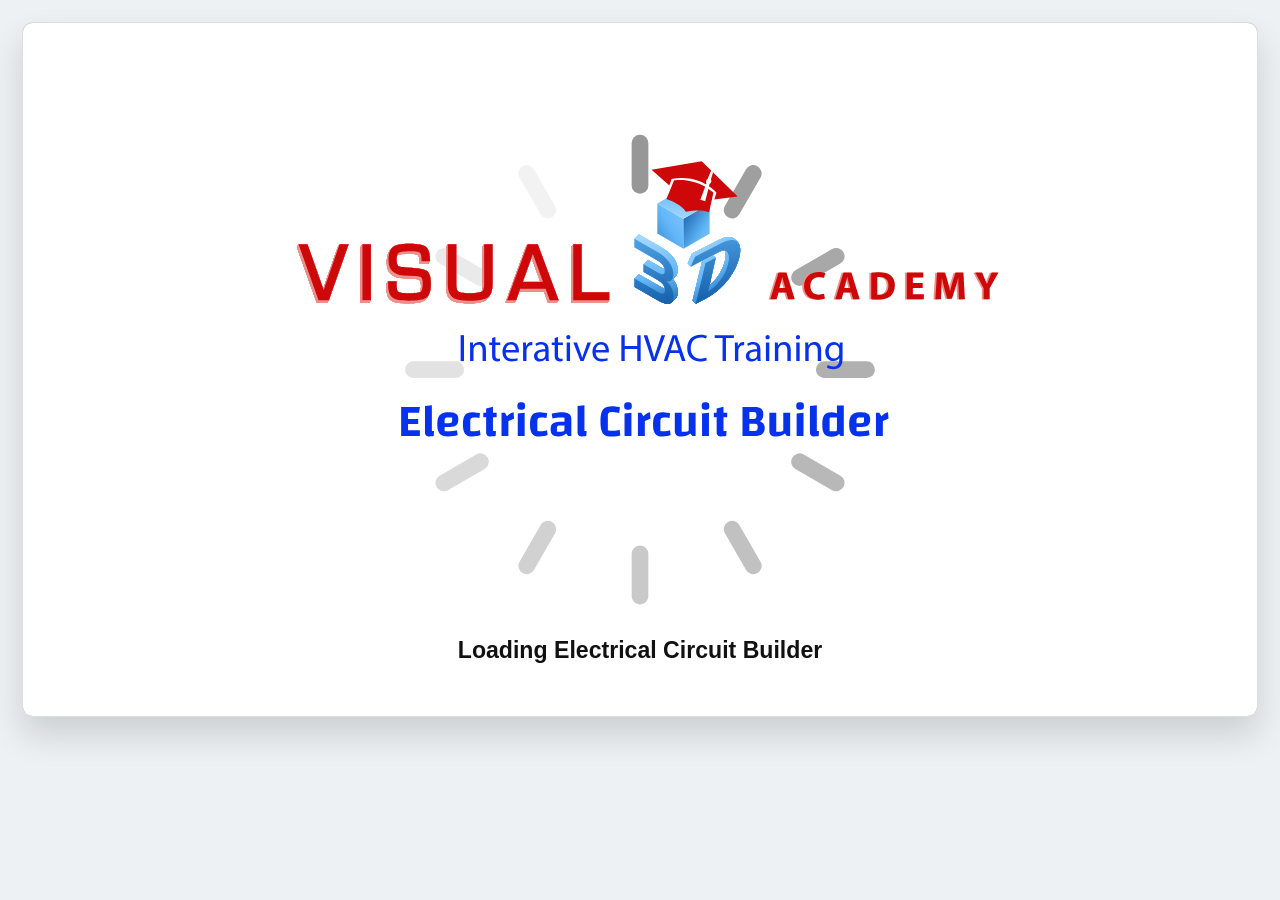
<file: index.html>
<!-- Version 4.2 -->
<!DOCTYPE html>
<html lang="en">
<head>
  <meta charset="UTF-8" />
  <meta name="viewport" content="width=device-width, initial-scale=1.0" />
  <title>Electrical Schematic Builder</title>

  <link rel="stylesheet" href="styles.css?v=1.4" />
  <link rel="preload" as="image" href="SVG/V3D%20academy_home_screen.svg?v=2" />
</head>

<body>
  <script src="js/loading-screen.js?v=1"></script>
  <script src="js/disclaimer-modal.js?v=1"></script>
  <script src="js/menu.js?v=1.2"></script>

  <main id="app">
    <section id="stage" aria-label="Schematic builder stage">
      <!--
        Nested inside #stage (not a viewport-fixed overlay) so it's
        confined to the exact same 1920x1080-scaled, bordered box as
        everything else — sized and centered identically regardless of the
        actual browser window size. The spinner/text use an SVG with the
        same viewBox="0 0 1920 1080" convention as circuitSvg/paletteSvg,
        which is what makes them scale in lockstep with that box instead
        of drifting relative to it the way raw CSS px/vw values would.
      -->
      <div id="loading-screen">
        <svg id="loading-spinner-overlay" viewBox="0 0 1920 1080" preserveAspectRatio="xMidYMid meet" aria-hidden="true">
          <g transform="translate(960,540)">
            <g class="loading-spin-group">
              <rect class="loading-bar" x="-13" y="-366" width="26" height="92" rx="13" transform="rotate(0)" opacity="1"/>
              <rect class="loading-bar" x="-13" y="-366" width="26" height="92" rx="13" transform="rotate(30)" opacity="0.92"/>
              <rect class="loading-bar" x="-13" y="-366" width="26" height="92" rx="13" transform="rotate(60)" opacity="0.84"/>
              <rect class="loading-bar" x="-13" y="-366" width="26" height="92" rx="13" transform="rotate(90)" opacity="0.76"/>
              <rect class="loading-bar" x="-13" y="-366" width="26" height="92" rx="13" transform="rotate(120)" opacity="0.68"/>
              <rect class="loading-bar" x="-13" y="-366" width="26" height="92" rx="13" transform="rotate(150)" opacity="0.60"/>
              <rect class="loading-bar" x="-13" y="-366" width="26" height="92" rx="13" transform="rotate(180)" opacity="0.52"/>
              <rect class="loading-bar" x="-13" y="-366" width="26" height="92" rx="13" transform="rotate(210)" opacity="0.44"/>
              <rect class="loading-bar" x="-13" y="-366" width="26" height="92" rx="13" transform="rotate(240)" opacity="0.36"/>
              <rect class="loading-bar" x="-13" y="-366" width="26" height="92" rx="13" transform="rotate(270)" opacity="0.28"/>
              <rect class="loading-bar" x="-13" y="-366" width="26" height="92" rx="13" transform="rotate(300)" opacity="0.20"/>
              <rect class="loading-bar" x="-13" y="-366" width="26" height="92" rx="13" transform="rotate(330)" opacity="0.12"/>
            </g>
          </g>
        </svg>

        <img
          id="loading-screen-image"
          src="SVG/V3D%20academy_home_screen.svg?v=2"
          alt="Visual 3D Academy — Electrical Circuit Builder"
        />

        <svg id="loading-text-overlay" viewBox="0 0 1920 1080" preserveAspectRatio="xMidYMid meet" aria-hidden="true">
          <text x="960" y="990" text-anchor="middle" class="loading-text-svg">Loading Electrical Circuit Builder</text>
        </svg>
      </div>

      <!--
        Sits directly behind #loading-screen (same full-bleed layering
        idea, one z-index step lower) so it's already fully in place the
        instant the title card's own 5-second timer fades it away — no
        need to coordinate the two files' timing at all.
      -->
      <div id="disclaimer-modal">
        <div id="disclaimer-box">
          <p>The Schematic Builder is under development. This has multiple bugs that we are working through.</p>
          <button id="disclaimer-ack-btn" type="button">I Understand</button>
        </div>
      </div>

      <div id="scrollArea">
        <svg
          id="circuitSvg"
          viewBox="0 0 1920 1080"
          preserveAspectRatio="xMidYMid meet"
        ></svg>
      </div>

      <svg
        id="paletteSvg"
        viewBox="0 0 260 1080"
        preserveAspectRatio="xMidYMid meet"
      ></svg>

      <div id="overlays" aria-label="Interactive controls"></div>
    </section>
  </main>

  <script src="js/config.js?v=2.2"></script>
  <script src="js/geometry.js?v=0.5"></script>
  <script src="js/state.js?v=1.2"></script>
  <script src="js/svg-drawing.js?v=0.4"></script>
  <script src="js/sections.js?v=1.0"></script>
  <script src="js/history.js?v=1.0"></script>

  <script src="symbols/symbol-library.js?v=0.3"></script>
  <script src="symbols/symbols-coil-contact.js?v=1.0"></script>
  <script src="symbols/symbols-power.js?v=1.1"></script>
  <script src="symbols/symbols-hvac-inputs.js?v=0.7"></script>
  <script src="symbols/symbols-loads.js?v=0.7"></script>
  <script src="symbols/symbols-misc.js?v=1.1"></script>
  <script src="symbols/symbols-meter.js?v=0.3"></script>
  <script src="symbols/symbols-thermoswitches.js?v=1.0"></script>

  <script src="engine/netlist.js?v=0.4"></script>
  <script src="engine/thermostat-control.js?v=1.0"></script>
  <script src="engine/voltage-terminal-block-model.js?v=1.0"></script>
  <script src="engine/voltage-device-model.js?v=0.4"></script>
  <script src="engine/electrical-islands.js?v=1.0"></script>
  <script src="engine/mna-solver.js?v=1.0"></script>
  <script src="engine/circuit-analysis.js?v=1.0"></script>
  <script src="engine/measurement-engine.js?v=1.2"></script>
  <script src="engine/relay-controller.js?v=1.0"></script>
  <script src="engine/voltage-solver.js?v=2.0"></script>
  <script src="engine/component-state.js?v=1.0"></script>

  <script src="ui/palette.js?v=1.1"></script>
  <script src="ui/thermoswitch-picker.js?v=0.3"></script>
  <script src="ui/canvas-interactions.js?v=4.3"></script>
  <script src="ui/wire-tool.js?v=3.2"></script>
  <script src="ui/label-editor.js?v=0.1"></script>
  <script src="ui/breaker-control.js?v=0.3"></script>
  <script src="ui/mode.js?v=3.0"></script>
  <script src="ui/voltage-meter.js?v=1.1"></script>
  <script src="ui/circuit-zoom.js?v=0.4"></script>
  <script src="ui/canvas-controls.js?v=1.0"></script>
  <script src="ui/thermostat-buttons.js?v=1.0"></script>

  <script src="script.js?v=2.0"></script>
</body>
</html>
</file>
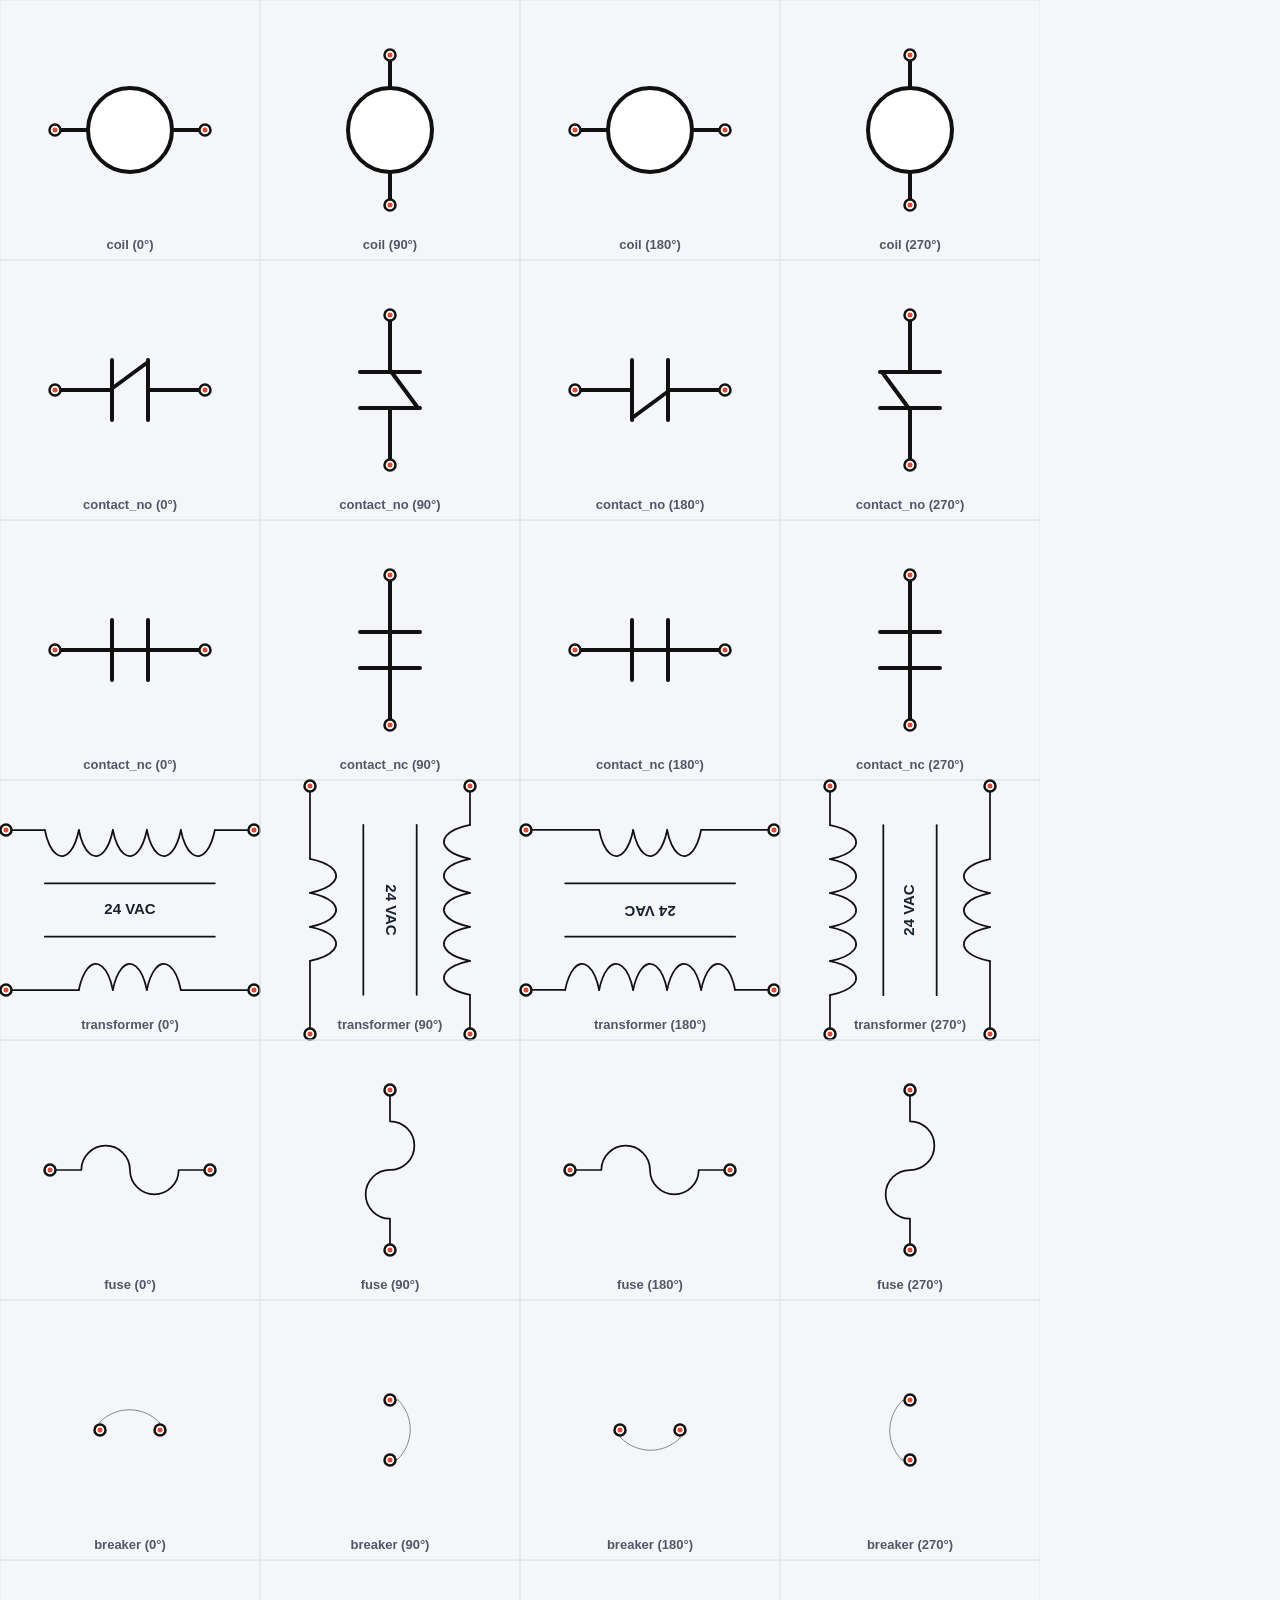
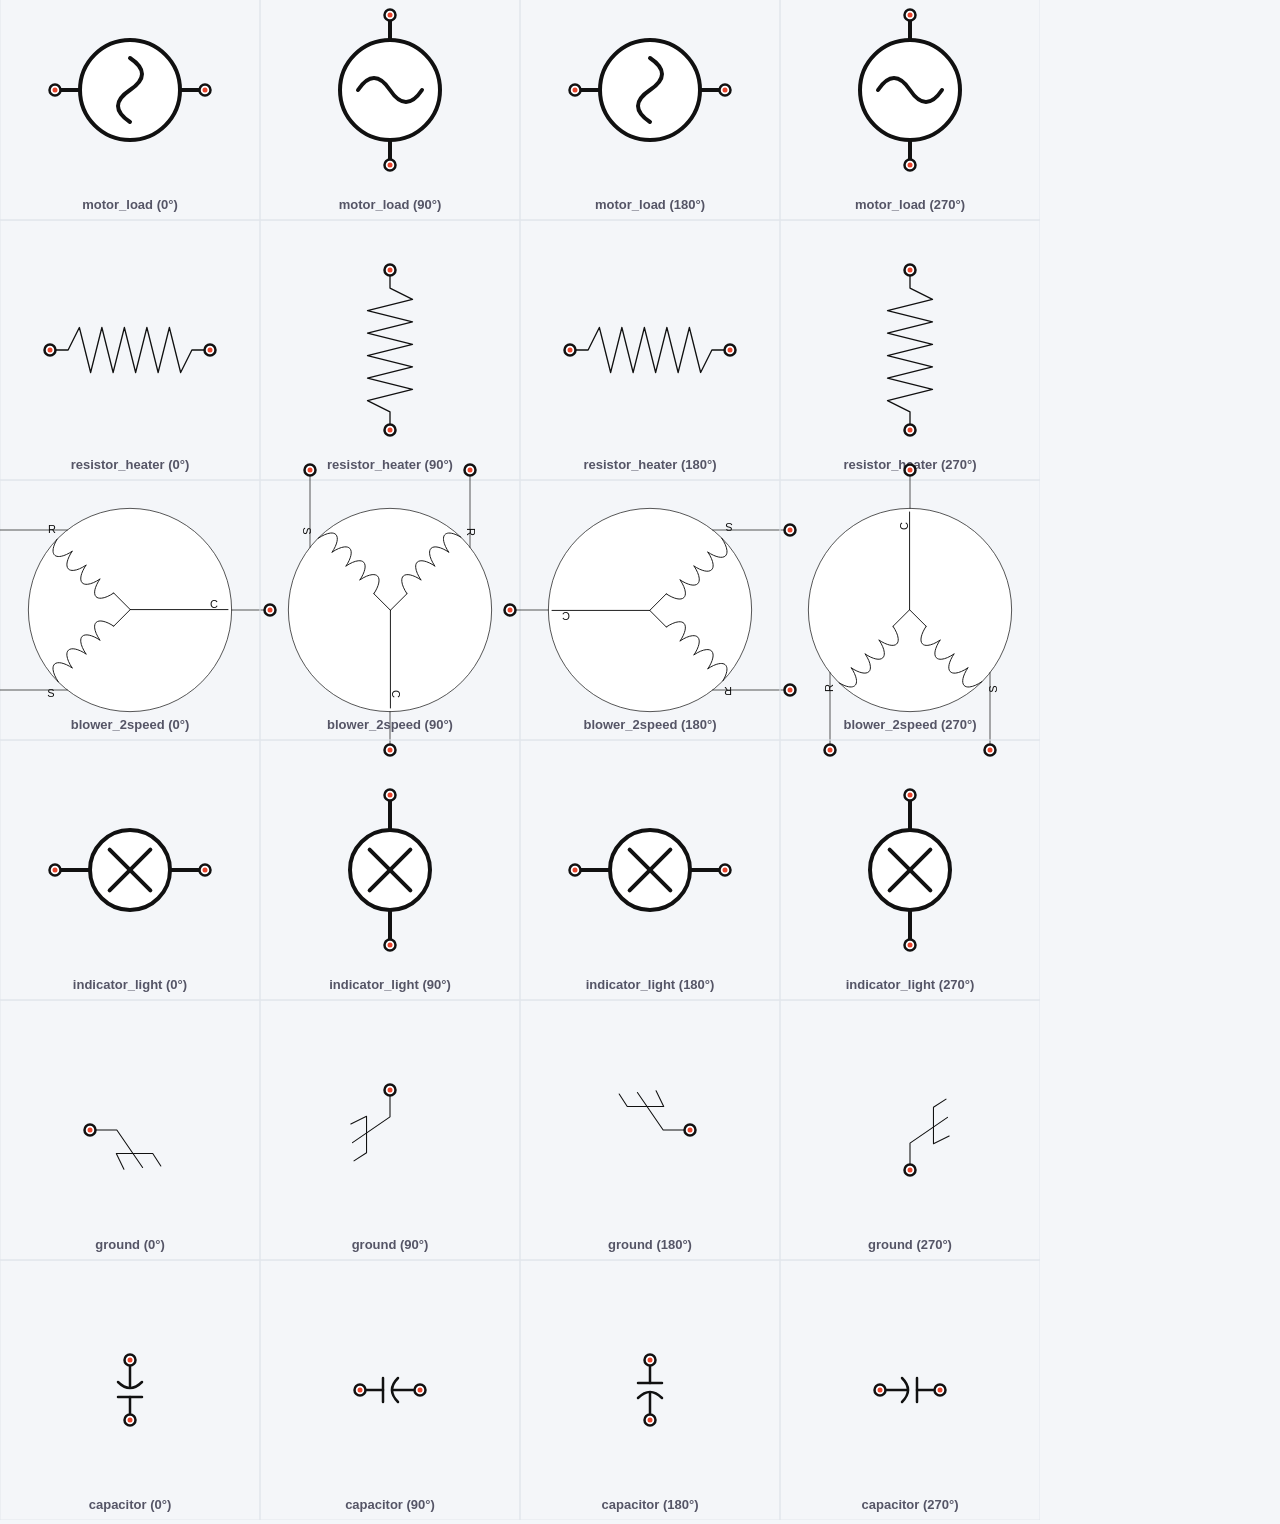
<file: symbol-test.html>
<!-- Dev-only visual harness for Phase 1: not part of the shipped app. -->
<!DOCTYPE html>
<html lang="en">
<head>
  <meta charset="UTF-8" />
  <title>Symbol Library Test</title>
  <style>
    html, body { margin: 0; background: #f4f6f9; font-family: Arial, Helvetica, sans-serif; }
    #wrap { overflow: auto; }
  </style>
</head>
<body>
  <div id="wrap"></div>

  <script src="js/config.js"></script>
  <script src="js/geometry.js"></script>
  <script src="js/svg-drawing.js"></script>
  <script src="symbols/symbol-library.js"></script>
  <script src="symbols/symbols-coil-contact.js"></script>
  <script src="symbols/symbols-power.js"></script>
  <script src="symbols/symbols-hvac-inputs.js"></script>
  <script src="symbols/symbols-loads.js"></script>
  <script src="symbols/symbols-misc.js"></script>

  <script src="symbol-test.js"></script>
</body>
</html>
</file>
<file: styles.css>
/* Version 0.1 */

* {
  box-sizing: border-box;
}

html,
body {
  margin: 0;
  padding: 0;
  width: 100%;
  min-height: 100%;
  background: #eef1f4;
  font-family: Arial, Helvetica, sans-serif;
  overflow-x: hidden;
}

/*
  Opening screen — fixed 5-second title card (see js/loading-screen.js).
  Nested inside #stage (see index.html), not viewport-fixed, so it's
  confined to the exact same 1920x1080-scaled box as everything else no
  matter the actual browser window size.
*/
#loading-screen {
  position: absolute;
  inset: 0;
  z-index: 1000000;

  background: #ffffff;

  opacity: 1;
  visibility: visible;
  pointer-events: auto;

  transition: opacity 0.45s ease, visibility 0.45s ease;
}

#loading-screen.hidden {
  opacity: 0;
  visibility: hidden;
  pointer-events: none;
}

/*
  Three stacked, identically-sized layers, all locked to the same
  viewBox="0 0 1920 1080" (or object-fit:contain equivalent for the <img>)
  so they scale in lockstep regardless of #stage's actual rendered size —
  spinner behind, title image in the middle, caption on top.
*/
#loading-spinner-overlay,
#loading-screen-image,
#loading-text-overlay {
  position: absolute;
  inset: 0;
  width: 100%;
  height: 100%;
  display: block;
  pointer-events: none;
}

#loading-spinner-overlay {
  z-index: 1;
}

#loading-screen-image {
  z-index: 2;
  object-fit: contain;
  user-select: none;
  -webkit-user-drag: none;
}

#loading-text-overlay {
  z-index: 3;
}

/*
  Spinning bar-ring, ported from ph-chart-storyline-main's loading screen
  at its original size (26x92 bars, radius 320 — 1 SVG unit here equals 1
  design pixel there too, since both target the same 1920x1080 canvas, so
  the reference's numbers carry over directly with no rescaling).
*/
.loading-spin-group {
  transform-origin: 0px 0px;
  animation: loadingBarSpin 1.15s linear infinite;
}

.loading-bar {
  fill: rgba(140, 140, 140, 0.9);
}

@keyframes loadingBarSpin {
  from { transform: rotate(0deg); }
  to { transform: rotate(360deg); }
}

.loading-text-svg {
  font-family: Arial, Helvetica, sans-serif;
  font-size: 36px;
  font-weight: 800;
  fill: #111111;
}

/*
  "Under development" notice — sits directly behind #loading-screen (lower
  z-index, same full-bleed layering idea) so it's already fully in place
  the instant the title card's own 5-second timer fades it away. Dismissed
  purely client-side (js/disclaimer-modal.js) — reappears every load.
*/
#disclaimer-modal {
  position: absolute;
  inset: 0;
  z-index: 999999;

  display: flex;
  align-items: center;
  justify-content: center;
  padding: 24px;

  background: rgba(17, 17, 17, 0.55);

  opacity: 1;
  visibility: visible;
  pointer-events: auto;

  transition: opacity 0.3s ease, visibility 0.3s ease;
}

#disclaimer-modal.hidden {
  opacity: 0;
  visibility: hidden;
  pointer-events: none;
}

#disclaimer-box {
  max-width: 520px;
  background: #ffffff;
  border-radius: 12px;
  padding: 32px 28px;
  text-align: center;
  box-shadow: 0 18px 40px rgba(0, 0, 0, 0.28);
}

#disclaimer-box p {
  margin: 0 0 20px;
  font: 700 18px/1.5 Arial, Helvetica, sans-serif;
  color: #2a3340;
}

#disclaimer-ack-btn {
  padding: 12px 28px;
  border: none;
  border-radius: 8px;
  background: #2377e8;
  color: #ffffff;
  font: 700 15px Arial, Helvetica, sans-serif;
  cursor: pointer;
  box-shadow: 0 6px 16px rgba(35, 119, 232, 0.35);
  transition: background 0.2s ease;
}

#disclaimer-ack-btn:hover {
  background: #1c63c4;
}

#app {
  position: relative;
  width: 100%;
  min-height: 100vh;
  padding: 22px;
  display: flex;
  align-items: flex-start;
  justify-content: center;
}

#stage {
  position: relative;
  width: min(100%, 1920px);
  aspect-ratio: 16 / 9;
  background: #ffffff;
  border: 1px solid #d8dee6;
  border-radius: 10px;
  box-shadow: 0 18px 34px rgba(0, 0, 0, 0.14);
  overflow: hidden;
}

/*
  #scrollArea fills the always-visible #stage viewport and scrolls
  vertically once a low-voltage section pushes the circuit taller than it.
  #circuitSvg is deliberately NOT height:100% here — with no width/height
  attributes on the element itself, "width:100%; height:auto" makes the
  browser derive its rendered height from the viewBox's own aspect ratio
  (updated in JS whenever a section is added), so it naturally grows
  taller than its scrollable container instead of being squashed to fit.
*/
#scrollArea {
  position: absolute;
  inset: 0;
  overflow-y: auto;
  overflow-x: hidden;
}

#circuitSvg {
  display: block;
  width: 100%;
  height: auto;
  /* pinch-zoom (not none): keeps single-finger panning/scrolling under our
     own pointer-event drag logic, but still lets the browser handle
     two-finger pinch-to-zoom natively instead of swallowing it. */
  touch-action: pinch-zoom;
  user-select: none;
}

/*
  The palette is a separate SVG layered on top, outside #scrollArea, so it
  stays fixed in place while the circuit content scrolls underneath it.
*/
#paletteSvg {
  position: absolute;
  left: 0;
  top: 0;
  width: 13.5417%; /* Config.PALETTE_W / Config.VIEW_W */
  height: 100%;
  z-index: 15;
  display: block;
}

#overlays {
  position: absolute;
  inset: 0;
  width: 100%;
  height: 100%;
  pointer-events: none;
  z-index: 20;
}

#overlays * {
  pointer-events: auto;
}

.mode-btn {
  width: 50px;
  height: 50px;
  padding: 8px;
  border: 2px solid #2377e8;
  border-radius: 6px;
  background: #ffffff;
  color: #2377e8;
  font: 700 12px Arial, Helvetica, sans-serif;
  cursor: pointer;
  transition: all 0.2s ease;
  opacity: 1;
}

.mode-btn:hover:not(:disabled) {
  background: #2377e8;
  color: #ffffff;
  box-shadow: 0 4px 12px rgba(35, 119, 232, 0.3);
}

.mode-btn:disabled {
  cursor: default;
  opacity: 0.5;
}

.mode-toggle-btn {
  padding: 10px 18px;
  border: none;
  border-radius: 8px;
  background: #2377e8;
  color: #ffffff;
  font: 700 14px Arial, Helvetica, sans-serif;
  cursor: pointer;
  box-shadow: 0 6px 16px rgba(35, 119, 232, 0.35);
  transition: all 0.2s ease;
}

.mode-toggle-btn:hover:not(:disabled) {
  background: #1c63c4;
}

.mode-toggle-btn:disabled {
  cursor: default;
  opacity: 0.5;
}

@media (max-width: 900px) {
  #app {
    padding: 10px;
  }

  #stage {
    width: 100%;
    border-radius: 8px;
  }
}

@media (max-width: 800px) and (orientation: portrait) {
  body::before {
    content: "Rotate device to landscape for this trainer.";
    position: fixed;
    inset: 0;
    z-index: 999999;
    display: flex;
    align-items: center;
    justify-content: center;
    padding: 24px;
    background: #ffffff;
    color: #111111;
    font: 900 20px/1.3 Arial, sans-serif;
    text-align: center;
  }
}

/* =====================================================
   Main menu and Coming Soon modal — Version 1.2
   ===================================================== */
#mainMenuButton {
  position: absolute;
  top: 12px;
  left: 16px;
  z-index: 70;
  display: inline-flex;
  align-items: center;
  justify-content: center;
  width: 42px;
  height: 38px;
  padding: 0;
  border: 0;
  border-radius: 7px;
  background: transparent;
  color: #1f2b3a;
  cursor: pointer;
  box-shadow: none;
}

#mainMenuButton:hover,
#mainMenuButton.is-open {
  background: rgba(35, 119, 232, 0.10);
  color: #2377e8;
}

#mainMenuButton:focus-visible {
  outline: 2px solid #2377e8;
  outline-offset: 2px;
}

.menu-bars {
  width: 24px;
  display: flex;
  flex-direction: column;
  gap: 4px;
}

.menu-bars span {
  display: block;
  width: 100%;
  height: 3px;
  border-radius: 2px;
  background: currentColor;
}

#mainMenuPanel {
  position: absolute;
  top: 54px;
  left: 14px;
  z-index: 75;
  width: 210px;
  min-height: 230px;
  padding: 10px 0 46px;
  border: 1px solid #d8dee7;
  border-radius: 9px;
  background: #ffffff;
  box-shadow: 0 12px 28px rgba(17, 25, 36, 0.18);
}

#mainMenuPanel[hidden],
#comingSoonModal[hidden] {
  display: none;
}

.main-menu-list {
  display: flex;
  flex-direction: column;
  gap: 0;
}

.main-menu-item,
.main-menu-exit {
  appearance: none;
  width: 100%;
  min-height: 38px;
  padding: 8px 18px;
  border: 0;
  border-radius: 0;
  background: transparent;
  color: #2a3340;
  font: 800 18px Arial, Helvetica, sans-serif;
  line-height: 1.2;
  text-align: left;
  cursor: pointer;
}

.main-menu-item:hover,
.main-menu-exit:hover,
.main-menu-item:focus-visible,
.main-menu-exit:focus-visible {
  background: #eef5ff;
  color: #1769d2;
  outline: none;
}

.main-menu-exit {
  position: absolute;
  left: 0;
  bottom: 6px;
  width: 100%;
  border-top: 1px solid #e2e7ee;
}

#comingSoonModal {
  position: absolute;
  inset: 0;
  z-index: 80;
  display: flex;
  align-items: center;
  justify-content: center;
  background: rgba(17, 25, 36, 0.56);
}

.coming-soon-dialog {
  position: relative;
  width: min(420px, 52%);
  min-height: 220px;
  padding: 38px 34px;
  border-radius: 12px;
  background: #ffffff;
  text-align: center;
  box-shadow: 0 22px 48px rgba(0, 0, 0, 0.28);
}

.coming-soon-section {
  margin-bottom: 18px;
  color: #2377e8;
  font: 800 18px Arial, Helvetica, sans-serif;
}

.coming-soon-dialog h2 {
  margin: 0;
  color: #1f2b3a;
  font: 900 34px Arial, Helvetica, sans-serif;
}

.coming-soon-close {
  position: absolute;
  top: 10px;
  right: 12px;
  width: 36px;
  height: 36px;
  padding: 0;
  border: 0;
  background: transparent;
  color: #596675;
  font: 400 32px/32px Arial, Helvetica, sans-serif;
  cursor: pointer;
}

/* Temporary numeric voltage display. The final layered meter SVG can replace
   this element without touching the voltage engine. */
#voltageReadout {
  position: absolute;
  left: 58px;
  top: 632px;
  width: 146px;
  padding: 5px 6px;
  border-radius: 3px;
  background: rgba(226, 232, 228, 0.92);
  color: #111111;
  font: 800 clamp(12px, 1vw, 19px)/1 Arial, Helvetica, sans-serif;
  text-align: center;
  letter-spacing: 0.01em;
  pointer-events: none;
  z-index: 28;
  display: none;
}

#voltageReadout[data-state="error"] {
  color: #b42318;
}

/* Thermoswitch selection menu — Version 0.1 */
.thermoswitch-picker {
  position: absolute;
  inset: 0;
  z-index: 80;
  display: none;
  align-items: center;
  justify-content: center;
  background: rgba(17, 24, 39, 0.34);
}

.thermoswitch-picker.is-open {
  display: flex;
}

.thermoswitch-picker__dialog {
  width: 620px;
  max-width: calc(100% - 64px);
  padding: 26px;
  border: 1px solid #dce2ea;
  border-radius: 16px;
  background: #ffffff;
  box-shadow: 0 22px 55px rgba(15, 23, 42, 0.26);
}

.thermoswitch-picker__header {
  display: flex;
  align-items: center;
  justify-content: space-between;
  gap: 20px;
  margin-bottom: 22px;
}

.thermoswitch-picker__header h2 {
  margin: 0;
  color: #253044;
  font: 800 24px/1.2 Arial, Helvetica, sans-serif;
}

.thermoswitch-picker__close {
  width: 38px;
  height: 38px;
  padding: 0;
  border: 0;
  border-radius: 10px;
  background: transparent;
  color: #5b6573;
  font: 400 32px/34px Arial, Helvetica, sans-serif;
  cursor: pointer;
}

.thermoswitch-picker__close:hover {
  background: #f0f3f7;
  color: #182235;
}

.thermoswitch-picker__grid {
  display: grid;
  grid-template-columns: repeat(2, minmax(0, 1fr));
  gap: 14px;
}

.thermoswitch-picker__option {
  min-height: 78px;
  padding: 16px 18px;
  border: 1px solid #dce2ea;
  border-radius: 12px;
  background: #ffffff;
  color: #2a3340;
  text-align: left;
  font: 700 18px/1.25 Arial, Helvetica, sans-serif;
  cursor: grab;
  transition: border-color 0.16s ease, box-shadow 0.16s ease, transform 0.16s ease;
}

.thermoswitch-picker__option:hover {
  border-color: #2377e8;
  box-shadow: 0 7px 18px rgba(35, 119, 232, 0.14);
  transform: translateY(-1px);
}

.thermoswitch-picker__option:active {
  cursor: grabbing;
}

/* ================================================================
   Circuit zoom control — v0.2
   Positioned immediately to the right of the Build/Check controls.
   ================================================================ */
.circuit-zoom-control {
  position: absolute;
  left: calc(13.5417% + 14px);
  bottom: 16px;
  z-index: 26;
  width: 168px;
  padding: 9px 12px 10px;
  display: flex;
  flex-direction: column;
  gap: 7px;
  border: 1px solid #d6dde7;
  border-radius: 9px;
  background: rgba(255, 255, 255, 0.96);
  box-shadow: 0 4px 12px rgba(25, 42, 66, 0.12);
  color: #2a3340;
  font-family: Arial, Helvetica, sans-serif;
  pointer-events: auto;
}

.circuit-zoom-label-row {
  display: flex;
  align-items: center;
  justify-content: space-between;
  line-height: 1;
}

.circuit-zoom-label {
  font-size: 14px;
  font-weight: 800;
}

.circuit-zoom-value {
  min-width: 28px;
  text-align: right;
  font-size: 14px;
  font-weight: 800;
  color: #2377e8;
}

.circuit-zoom-range {
  width: 100%;
  margin: 0;
  accent-color: #2377e8;
  cursor: pointer;
}

.circuit-zoom-control.is-disabled {
  opacity: 0.48;
  box-shadow: none;
}

.circuit-zoom-control.is-disabled .circuit-zoom-range {
  cursor: not-allowed;
}

/* Canvas action controls — Version 1.0 */
.canvas-action-controls {
  position: absolute;
  left: calc(13.5417% + 196px);
  bottom: 16px;
  z-index: 27;
  display: flex;
  gap: 7px;
  align-items: center;
  pointer-events: auto;
}
.canvas-action-controls button {
  min-width: 62px;
  height: 34px;
  padding: 0 10px;
  border: 1px solid #bfc9d6;
  border-radius: 7px;
  background: rgba(255,255,255,0.97);
  color: #2a3340;
  font: 800 13px Arial, Helvetica, sans-serif;
  box-shadow: 0 3px 10px rgba(25,42,66,0.11);
  cursor: pointer;
}
.canvas-action-controls button:hover:not(:disabled) { border-color: #2377e8; color: #2377e8; }
.canvas-action-controls button:disabled { opacity: 0.42; cursor: not-allowed; box-shadow: none; }


/* ================================================================
   Interaction cursor restoration — v3.3
   The body-level class prevents component hit targets from overriding the
   crosshair while a wire is actively being drawn.
   ================================================================ */
html.esb-wire-dragging,
html.esb-wire-dragging *,
body.esb-wire-dragging,
body.esb-wire-dragging * {
  cursor: crosshair !important;
}
</file>
